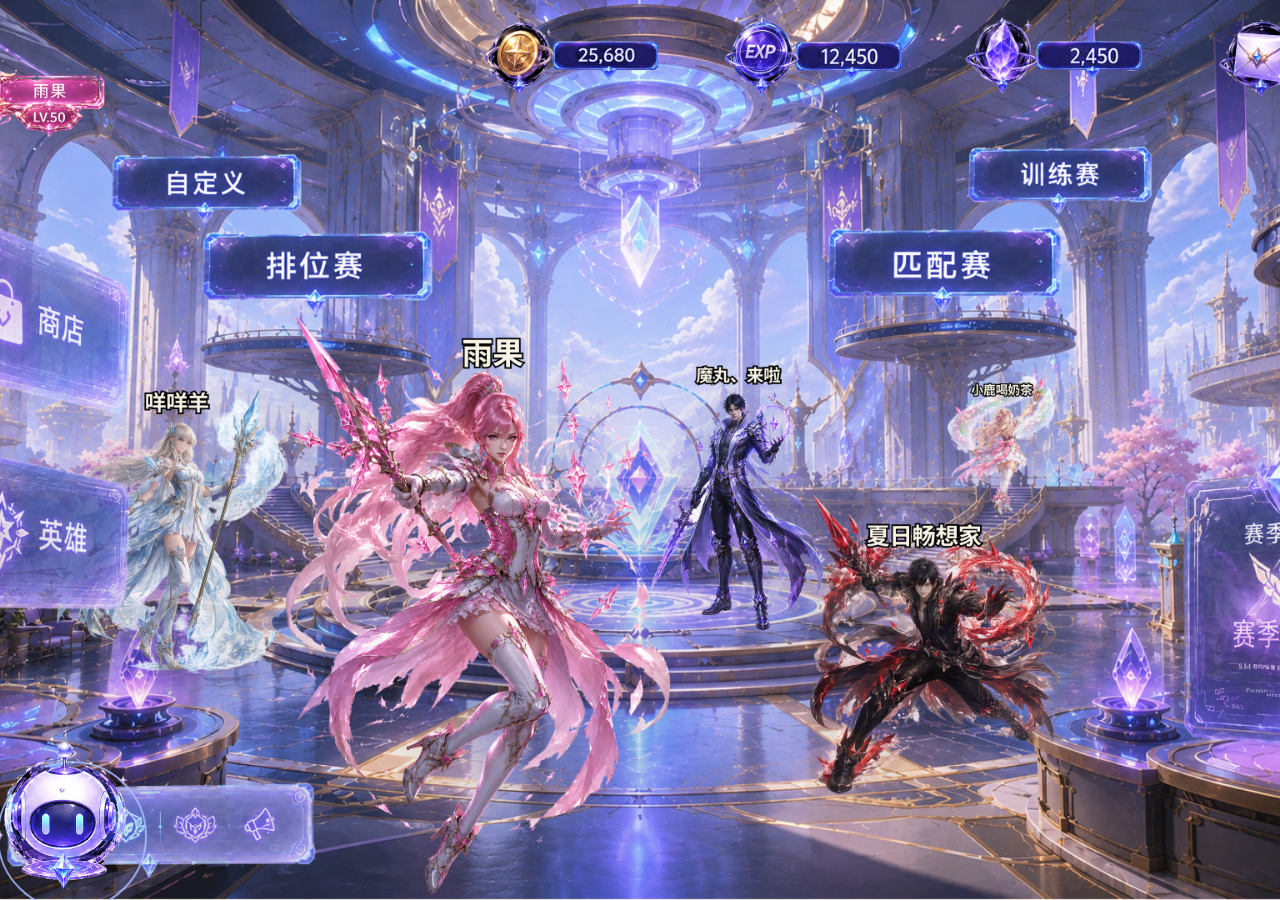
<file: index.html>
<!DOCTYPE html>
<html lang="zh-CN">
<head>
  <meta charset="UTF-8" />
  <meta name="viewport" content="width=device-width, initial-scale=1.0" />
  <title>AI语音社交助手 Demo</title>
<link rel="stylesheet" href="style.css?v=17" />
</head>
<body>
  <div class="page">
    <main class="game-screen">

      <button class="ai-button" id="openAI">
        <span class="ai-wave"></span>
        <img src="images/ai助手icon.png" alt="AI助手" />
      </button>

      <section class="ai-panel" id="aiPanel">
        <div class="panel-header">
          <h2>AI语音社交助手</h2>
          <button id="closeAI">×</button>
        </div>

       <div class="listen-card">
  <p class="label">AI识别语音</p>
  <p class="voice-text">“帮我找适合一起上分的玩家”</p>
</div>

<p class="recommend-intro">已为您推荐了匹配的玩家，快试试互动吧！</p>

<div class="namecard">
  <img src="images/夏日名片.png" alt="夏日畅想家名片">
</div>

<p class="hint">试试说：</p>

<div class="voice-group">
  <button class="voice-btn" data-action="gift">🎙 给他送十朵鲜花</button>
  <button class="voice-btn" data-action="hello">🎙 跟他打个招呼</button>
  <button class="voice-btn" data-action="match">🎙 邀请他一起匹配</button>
</div>

<div class="ai-card hidden" id="aiResult">
  <p class="label">AI识别结果</p>
  <div id="aiContent"></div>
  <button class="confirm-btn" id="confirmBtn">确认执行</button>
</div>

        <div class="success-card hidden" id="successResult">
          ✅ 已向「夏日畅想家」赠送鲜花，好感度 +5
        </div>
      </section>

      <div class="toast hidden" id="toast">🌸 送礼成功！</div>

    </main>
  </div>

  <script src="script.js"></script>
</body>
</html>
</file>
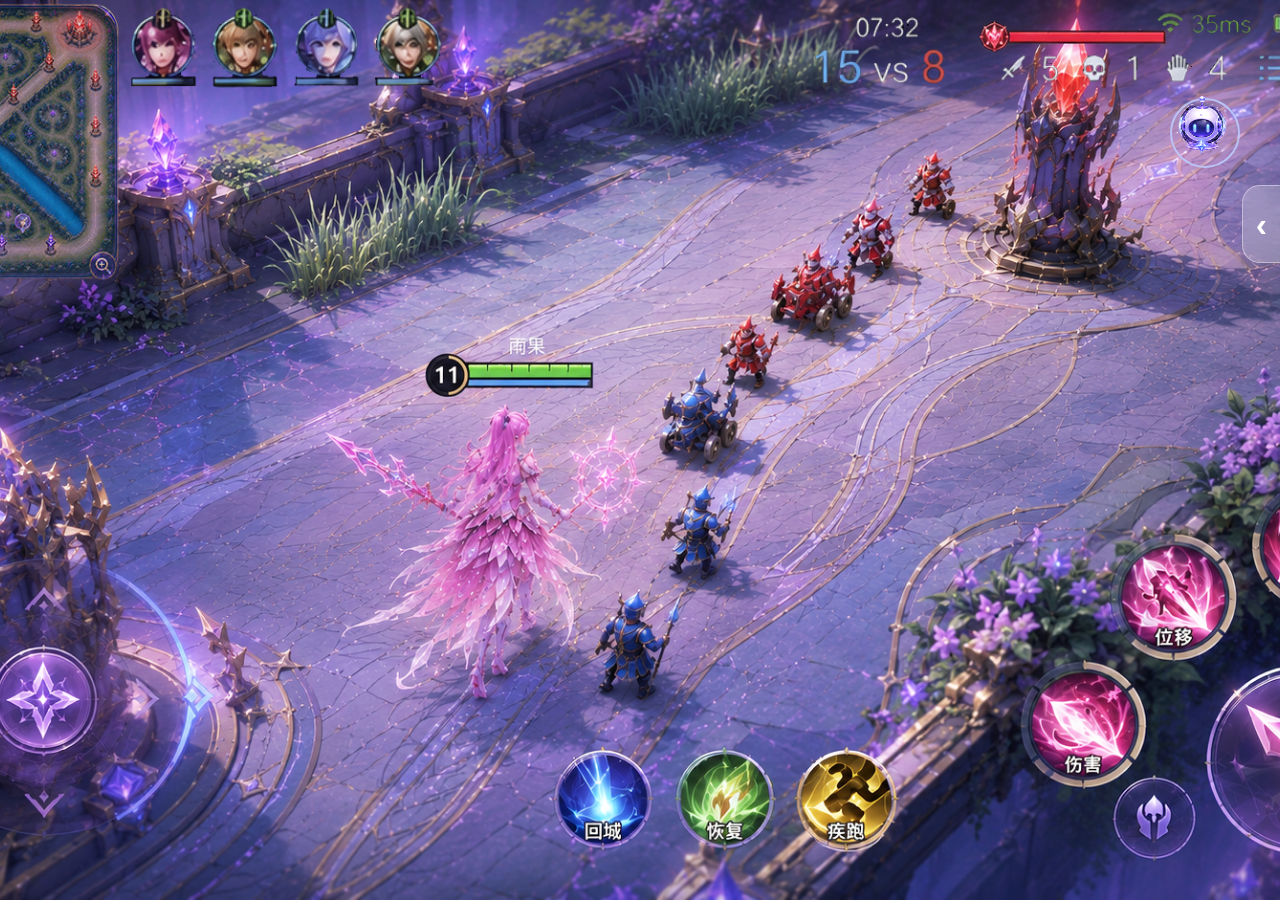
<file: battle.html>
<!DOCTYPE html>
<html lang="zh-CN">
<head>
  <meta charset="UTF-8" />
  <meta name="viewport" content="width=device-width, initial-scale=1.0" />
  <title>对局阶段 · AI语音社交助手</title>
  <link rel="stylesheet" href="style.css" />

  <style>
    * {
      box-sizing: border-box;
    }

    body {
      margin: 0;
      width: 100vw;
      height: 100vh;
      overflow: hidden;
      font-family: "Hiragino Sans GB", "Heiti SC", "Microsoft YaHei", sans-serif;
      background: #000;
    }

    .battle-screen {
      position: relative;
      width: 100vw;
      height: 100vh;
      background-image: url("./images/对局背景.png");
      background-size: cover;
      background-position: center;
      background-repeat: no-repeat;
      overflow: hidden;
    }

    /* AI助手：右上角固定 */
    .battle-screen .ai-button {
      position: absolute;
      right: 34px;
      top: 92px;
      left: auto;
      bottom: auto;
      width: 82px;
      height: 82px;
      border: none;
      background: transparent;
      cursor: pointer;
      z-index: 80;
      display: flex;
      justify-content: center;
      align-items: center;
    }

    .battle-screen .ai-button img {
      width: 78px;
      height: 78px;
      object-fit: contain;
      position: relative;
      z-index: 2;
      animation: aiFloat 2s ease-in-out infinite;
    }

    .battle-screen .ai-wave {
      position: absolute;
      width: 70px;
      height: 70px;
      border-radius: 50%;
      border: 2px solid rgba(190, 205, 255, 0.85);
      animation: wavePulse 2s infinite;
    }

    @keyframes wavePulse {
      0% { transform: scale(1); opacity: 0.9; }
      70% { transform: scale(1.55); opacity: 0; }
      100% { opacity: 0; }
    }

    @keyframes aiFloat {
      0%, 100% { transform: scale(1); }
      50% { transform: scale(1.08); }
    }

    /* 右侧展开箭头 */
    .chat-toggle {
      position: absolute;
      right: 0;
      top: 185px;
      width: 38px;
      height: 78px;
      border: 1px solid rgba(255,255,255,0.4);
      border-right: none;
      border-radius: 18px 0 0 18px;
      background: rgba(255,255,255,0.22);
      backdrop-filter: blur(12px);
      color: white;
      font-size: 34px;
      font-weight: bold;
      cursor: pointer;
      z-index: 75;
    }

    /* 队伍频道：默认藏在右侧 */
    .team-chat {
      position: absolute;
      right: 24px;
      top: 150px;
      width: 390px;
      padding: 16px;
      border-radius: 22px;
      background: rgba(255,255,255,0.16);
      border: 1px solid rgba(255,255,255,0.32);
      backdrop-filter: blur(14px);
      color: #fff;
      text-shadow: 0 1px 5px rgba(0,0,0,0.35);
      z-index: 70;
      transform: translateX(440px);
      transition: transform 0.35s ease;
    }

    .team-chat.show {
      transform: translateX(0);
    }

    .team-chat-title {
      display: flex;
      justify-content: space-between;
      align-items: center;
      font-size: 16px;
      font-weight: 800;
      margin-bottom: 10px;
    }

    .chat-close {
      border: none;
      background: transparent;
      color: white;
      font-size: 26px;
      cursor: pointer;
    }

    .chat-line {
      margin: 8px 0;
      font-size: 14px;
      line-height: 1.45;
    }

    .ai-input-box {
      margin-top: 12px;
      padding: 12px;
      border-radius: 16px;
      background: rgba(255,255,255,0.16);
      border: 1px solid rgba(255,255,255,0.24);
    }

    .ai-input-title {
      margin: 0 0 8px;
      font-size: 14px;
      font-weight: 700;
    }

    .voice-options {
      display: flex;
      gap: 8px;
      flex-wrap: wrap;
      margin-bottom: 10px;
    }

    .battle-voice-btn {
      padding: 8px 10px;
      border-radius: 12px;
      border: 1px solid rgba(255,255,255,0.35);
      background: rgba(255,255,255,0.18);
      color: white;
      cursor: pointer;
      font-size: 13px;
      backdrop-filter: blur(8px);
    }

    .generated-message {
      display: none;
      margin-top: 10px;
      padding: 12px;
      border-radius: 14px;
      background: rgba(255,255,255,0.22);
      border: 1px solid rgba(255,255,255,0.28);
      line-height: 1.45;
      font-size: 14px;
    }

    .generated-message.show {
      display: block;
    }

    .send-btn {
      display: none;
      margin-top: 10px;
      width: 100%;
      padding: 10px;
      border: none;
      border-radius: 14px;
      background: linear-gradient(
        135deg,
        rgba(255,220,240,0.48),
        rgba(210,220,255,0.35)
      );
      color: #fff;
      font-weight: 800;
      cursor: pointer;
      border: 1px solid rgba(255,255,255,0.4);
    }

    .send-btn.show {
      display: block;
    }

    .toast {
      position: absolute;
      left: 50%;
      top: 45%;
      transform: translate(-50%, -50%);
      padding: 16px 30px;
      border-radius: 20px;
      background: rgba(255,255,255,0.22);
      backdrop-filter: blur(18px);
      border: 1px solid rgba(255,255,255,0.35);
      color: white;
      font-size: 22px;
      font-weight: bold;
      text-shadow: 0 1px 5px rgba(0,0,0,0.35);
      z-index: 100;
      animation: pop 1.2s ease forwards;
    }

    .hidden {
      display: none;
    }

    @keyframes pop {
      0% { transform: translate(-50%, -50%) scale(0.8); opacity: 0; }
      20% { transform: translate(-50%, -50%) scale(1.08); opacity: 1; }
      80% { opacity: 1; }
      100% { transform: translate(-50%, -50%) scale(1); opacity: 0; }
    }
  </style>
</head>

<body>
  <main class="battle-screen">

    <!-- AI小助手：一直显示 -->
    <button class="ai-button" id="assistantBtn">
      <span class="ai-wave"></span>
      <img src="images/ai助手icon.png" alt="AI助手" />
    </button>

    <!-- 右侧箭头 -->
    <button class="chat-toggle" id="chatToggle">‹</button>

    <!-- 队伍频道 -->
    <section class="team-chat" id="teamChat">
      <div class="team-chat-title">
        队伍频道
        <button class="chat-close" id="chatClose">×</button>
      </div>

      <p class="chat-line">雨果：中路压力有点大。</p>
      <p class="chat-line">夏日畅想家：我马上来支援。</p>
      <p class="chat-line" id="sentMessage">AI优化后的消息将在这里显示。</p>

      <div class="ai-input-box">
        <p class="ai-input-title">对 AI 小助手说：</p>

        <div class="voice-options">
          <button class="battle-voice-btn" data-action="soften">🎙 干嘛啊你别送了！</button>
          <button class="battle-voice-btn" data-action="tactic">🎙 凭什么不来中路？</button>
          <button class="battle-voice-btn" data-action="thanks">🎙 谢谢</button>
        </div>

        <div class="generated-message" id="generatedMessage"></div>
        <button class="send-btn" id="sendBtn">确认发送</button>
      </div>
    </section>

    <div class="toast hidden" id="toast">已发送</div>
  </main>

  <script>
    const teamChat = document.getElementById("teamChat");
    const chatToggle = document.getElementById("chatToggle");
    const chatClose = document.getElementById("chatClose");
    const assistantBtn = document.getElementById("assistantBtn");

    const generatedMessage = document.getElementById("generatedMessage");
    const sendBtn = document.getElementById("sendBtn");
    const sentMessage = document.getElementById("sentMessage");
    const toast = document.getElementById("toast");

    let finalText = "";

    function openChat() {
      teamChat.classList.add("show");
    }

    function closeChat() {
      teamChat.classList.remove("show");
    }

    assistantBtn.addEventListener("click", openChat);
    chatToggle.addEventListener("click", openChat);
    chatClose.addEventListener("click", closeChat);

    document.querySelectorAll(".battle-voice-btn").forEach((btn) => {
      btn.addEventListener("click", () => {
        const action = btn.dataset.action;

        if (action === "soften") {
          finalText = "这波我们先稳一下，我来支援你。";
          generatedMessage.innerHTML = `
            <b>AI优化：</b>“${finalText}”<br>
            <span>已降低冲突语气，保留战术提醒。</span>
          `;
        }

        if (action === "tactic") {
          finalText = "敌方中路压线过深，建议集合中路打一波。";
          generatedMessage.innerHTML = `
            <b>AI优化：</b>“${finalText}”<br>
            <span>已将模糊语音转为结构化战术信息。</span>
          `;
        }

        if (action === "thanks") {
          finalText = "刚刚那波支援太关键了，多亏你救场！";
          generatedMessage.innerHTML = `
            <b>AI优化：</b>“${finalText}”<br>
            <span>已增强感谢语气，提升正向互动。</span>
          `;
        }

        generatedMessage.classList.add("show");
        sendBtn.classList.add("show");
      });
    });

    sendBtn.addEventListener("click", () => {
      sentMessage.textContent = "雨果：" + finalText;

      toast.textContent = "💬 已发送到队伍频道";
      toast.classList.remove("hidden");
      toast.style.animation = "none";

      setTimeout(() => {
        toast.style.animation = "pop 1.2s ease forwards";
      }, 20);

      setTimeout(() => {
        toast.classList.add("hidden");
      }, 1200);
    });
  </script>
</body>
</html>
</file>
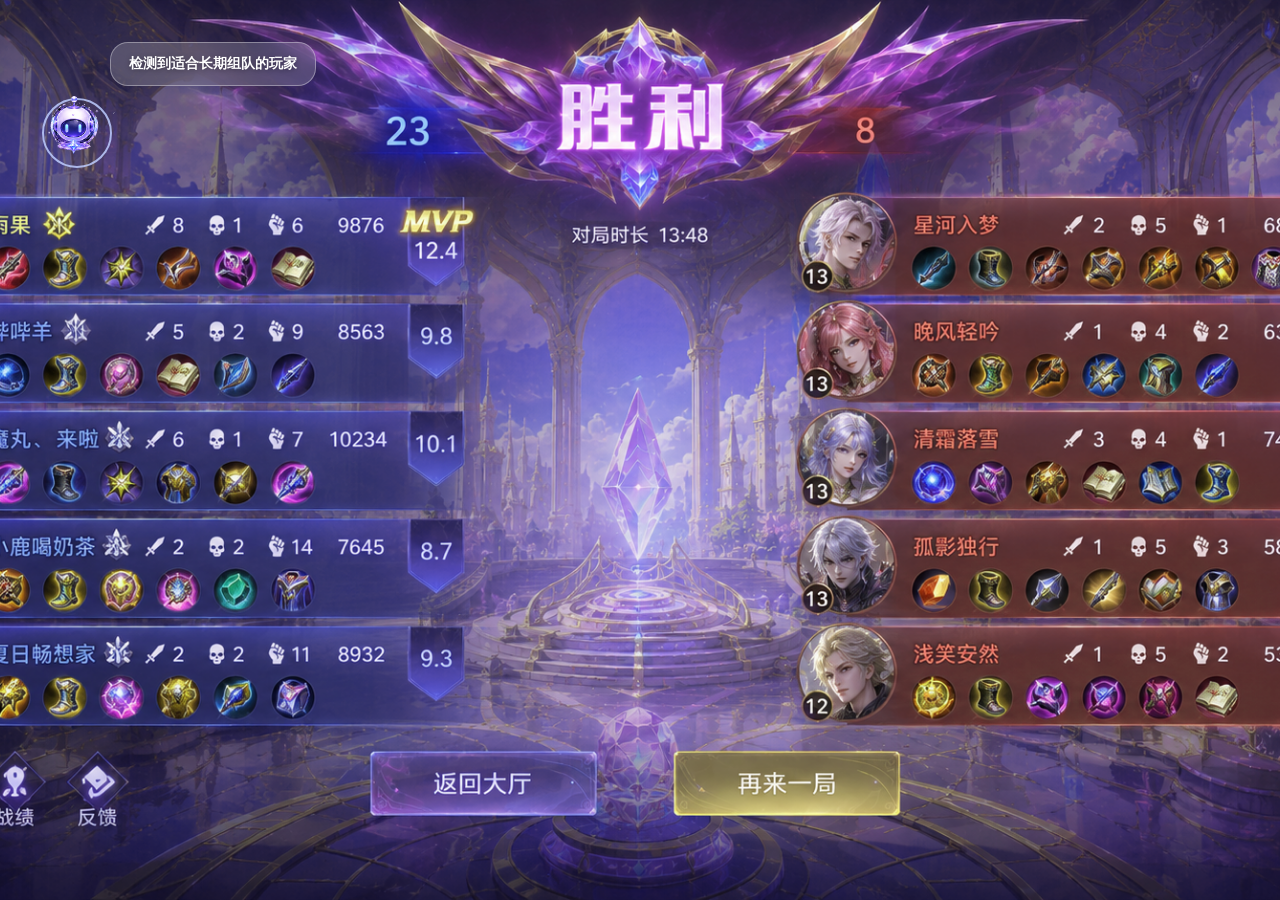
<file: result.html>
<!DOCTYPE html>
<html lang="zh-CN">
<head>
  <meta charset="UTF-8" />
  <meta name="viewport" content="width=device-width, initial-scale=1.0" />
  <title>赛后阶段 · AI好友推荐</title>
  <link rel="stylesheet" href="style.css" />

  <style>
    * {
      box-sizing: border-box;
    }

    body {
      margin: 0;
      width: 100vw;
      height: 100vh;
      overflow: hidden;
      font-family: "Hiragino Sans GB", "Heiti SC", "Microsoft YaHei", sans-serif;
      background: #000;
    }

    .result-screen {
      position: relative;
      width: 100vw;
      height: 100vh;
      background-image: url("./images/结算画面.png");
      background-size: cover;
      background-position: center;
      background-repeat: no-repeat;
      overflow: hidden;
    }

    .result-board {
      position: absolute;
      left: 50%;
      top: 50%;
      transform: translate(-50%, -50%);
      opacity: 0;
pointer-events: none;
transform: translate(-50%, -50%) scale(0.96);

transition: 0.3s ease;

      width: 720px;
      padding: 28px;
      border-radius: 30px;

      background: rgba(255,255,255,0.18);
      border: 1px solid rgba(255,255,255,0.35);
      backdrop-filter: blur(18px);

      color: white;
      text-shadow: 0 1px 6px rgba(0,0,0,0.35);
    }
    .result-board.show {
  opacity: 1;
  pointer-events: auto;
  transform: translate(-50%, -50%) scale(1);
}


    .ai-recommend {
      display: grid;
      grid-template-columns: 220px 1fr;
      gap: 18px;
      align-items: center;
    }

    .recommend-card {
      width: 100%;
      border-radius: 22px;
      overflow: hidden;
      border: 1px solid rgba(255,255,255,0.35);
      box-shadow: 0 0 22px rgba(180,160,255,0.2);
    }

    .recommend-card img {
      width: 100%;
      display: block;
    }

    .analysis-box {
      padding: 18px;
      border-radius: 22px;
      background: rgba(255,255,255,0.16);
      border: 1px solid rgba(255,255,255,0.28);
    }

    .analysis-box h2 {
      margin: 0 0 12px;
      font-size: 22px;
    }

    .analysis-box p {
      margin: 8px 0;
      font-size: 15px;
      line-height: 1.5;
    }

    .match-rate {
      margin: 14px 0;
      font-size: 24px;
      font-weight: 900;
      color: #ffe4ff;
    }

    .action-row {
      display: flex;
      gap: 12px;
      margin-top: 18px;
    }

    .action-row button {
      flex: 1;
      padding: 12px;
      border-radius: 14px;
      border: 1px solid rgba(255,255,255,0.4);
      background: rgba(255,255,255,0.22);
      color: white;
      cursor: pointer;
      font-weight: 800;
      backdrop-filter: blur(10px);
    }

    .ai-button {
      position: absolute;
      right: 34px;
      top: 92px;
      width: 82px;
      height: 82px;
      border: none;
      background: transparent;
      cursor: pointer;
      z-index: 80;
      display: flex;
      justify-content: center;
      align-items: center;
    }

    .ai-button img {
      width: 78px;
      height: 78px;
      object-fit: contain;
      position: relative;
      z-index: 2;
      animation: aiFloat 2s ease-in-out infinite;
    }

    .ai-wave {
      position: absolute;
      width: 70px;
      height: 70px;
      border-radius: 50%;
      border: 2px solid rgba(190, 205, 255, 0.85);
      animation: wavePulse 2s infinite;
    }

    @keyframes wavePulse {
      0% { transform: scale(1); opacity: 0.9; }
      70% { transform: scale(1.55); opacity: 0; }
      100% { opacity: 0; }
    }

    @keyframes aiFloat {
      0%, 100% { transform: scale(1); }
      50% { transform: scale(1.08); }
    }

    .toast {
      position: absolute;
      left: 50%;
      top: 45%;
      transform: translate(-50%, -50%);
      padding: 16px 30px;
      border-radius: 20px;
      background: rgba(255,255,255,0.22);
      backdrop-filter: blur(18px);
      border: 1px solid rgba(255,255,255,0.35);
      color: white;
      font-size: 22px;
      font-weight: bold;
      text-shadow: 0 1px 5px rgba(0,0,0,0.35);
      z-index: 100;
      animation: pop 1.2s ease forwards;
    }

    .hidden {
      display: none;
    }

    @keyframes pop {
      0% { transform: translate(-50%, -50%) scale(0.8); opacity: 0; }
      20% { transform: translate(-50%, -50%) scale(1.08); opacity: 1; }
      80% { opacity: 1; }
      100% { transform: translate(-50%, -50%) scale(1); opacity: 0; }
    }
    .ai-tip {
  position: absolute;

  left: 110px;
  top: 42px;

  padding: 12px 18px;

  border-radius: 18px;

  background: rgba(255,255,255,0.18);
  border: 1px solid rgba(255,255,255,0.35);

  backdrop-filter: blur(12px);

  color: white;
  font-size: 14px;
  font-weight: 700;

  text-shadow: 0 1px 5px rgba(0,0,0,0.35);

  animation: tipFloat 2s ease-in-out infinite;
}

@keyframes tipFloat {
  0%,100% {
    transform: translateY(0);
  }

  50% {
    transform: translateY(-6px);
  }
}
    .close-result {
  position: absolute;

  top: 18px;
  right: 22px;

  width: 42px;
  height: 42px;

  border: none;
  border-radius: 50%;

  background: rgba(255,255,255,0.12);

  color: white;

  font-size: 28px;
  font-weight: 700;

  cursor: pointer;

  backdrop-filter: blur(10px);

  transition: 0.2s;
}

.close-result:hover {
  background: rgba(255,255,255,0.22);
}
  </style>
</head>

<body>
  <main class="result-screen">

    <button class="ai-button" id="assistantBtn">
      <span class="ai-wave"></span>
      <img src="images/ai助手icon.png" alt="AI助手" />
    </button>
    <div class="ai-tip">
  检测到适合长期组队的玩家
</div>

    <section class="result-board">
      <button class="close-result" id="closeResult">×</button>

      <div class="ai-recommend">
        <div class="recommend-card">
          <img src="images/夏日名片.png" alt="夏日畅想家">
        </div>

        <div class="analysis-box">
          <h2>推荐添加：夏日畅想家</h2>

          <p><b>AI分析：</b>该玩家在本局多次支援你，并与你形成稳定配合。</p>
          <p><b>互动依据：</b>3次关键支援 / 团战配合积极 / 回复及时。</p>
          <p><b>常玩职业：</b>射手 / 上单</p>
          <p><b>关系建议：</b>适合添加好友并作为后续组队对象。</p>

          <div class="match-rate">匹配度：92%</div>

          <div class="action-row">
            <button id="friendBtn">发送好友申请</button>
            <button id="teamBtn">邀请下局组队</button>
          </div>
        </div>
      </div>
    </section>

    <div class="toast hidden" id="toast">操作成功</div>
  </main>

  <script>
    const toast = document.getElementById("toast");
    const friendBtn = document.getElementById("friendBtn");
    const teamBtn = document.getElementById("teamBtn");
    const assistantBtn = document.getElementById("assistantBtn");
    const resultBoard =
document.querySelector(".result-board");
    const closeResult =
document.getElementById("closeResult");

    function showToast(text) {
      toast.textContent = text;
      toast.classList.remove("hidden");
      toast.style.animation = "none";

      setTimeout(() => {
        toast.style.animation = "pop 1.2s ease forwards";
      }, 20);

      setTimeout(() => {
        toast.classList.add("hidden");
      }, 1200);
    }

    friendBtn.addEventListener("click", () => {
      showToast("✅ 已发送好友申请：期待下次一起排位！");
    });

    teamBtn.addEventListener("click", () => {
      showToast("🤝 已发送下局组队邀请");
    });

   assistantBtn.addEventListener("click", () => {
  resultBoard.classList.add("show");
});
    closeResult.addEventListener("click", () => {
  resultBoard.classList.remove("show");
});
  </script>
</body>
</html>
</file>
<file: style.css>
* {
  box-sizing: border-box;
}

body {
  margin: 0;
 font-family:
"Hiragino Sans GB",
"Heiti SC",
"Microsoft YaHei",
sans-serif;
  width: 100vw;
  height: 100vh;
  overflow: hidden;
  background: #000;
}

.page {
  width: 100vw;
  height: 100vh;
}

.game-screen {
  position: relative;
  width: 100vw;
  height: 100vh;

  background-image: url("./images/lobby.jpg");
  background-size: cover;
  background-position: center;
  background-repeat: no-repeat;

  overflow: hidden;
}
/* AI按钮 */

.ai-button {
  position: absolute;

  left: 36px;
  bottom: 28px;

  width: 72px;
height: 72px;

  border: none;
  background: transparent;

  cursor: pointer;

  display: flex;
  justify-content: center;
  align-items: center;

  z-index: 20;
}

.ai-button img {
  width: 200px;
height: 200px;

  object-fit: contain;

  position: relative;
  z-index: 2;

  animation: aiFloat 2s ease-in-out infinite;
}

.ai-wave {
  position: absolute;

  width: 150px;
height: 150px;

  border-radius: 50%;

  border: 2px solid rgba(170, 190, 255, 0.8);

  animation: wavePulse 2s infinite;
}

@keyframes wavePulse {
  0% {
    transform: scale(1);
    opacity: 0.9;
  }

  70% {
    transform: scale(1.55);
    opacity: 0;
  }

  100% {
    opacity: 0;
  }
}

@keyframes aiFloat {
  0%, 100% {
    transform: scale(1);
  }

  50% {
    transform: scale(1.08);
  }
}

/* AI面板 */

.ai-panel {
  position: absolute;

  top: 24px;
  left: 32px;
right: auto;
  width: 320px;
  padding: 14px;

  border-radius: 24px;

  background: rgba(255,255,255,0.16);

  backdrop-filter: blur(18px);

  border: 1px solid rgba(255,255,255,0.25);

  box-shadow:
  0 8px 24px rgba(180,160,255,0.12);

  color: #2f2f38;

  transform: translateX(-420px);

  transition: 0.35s ease;

  z-index: 30;
}
.ai-panel.show {
  transform: translateX(0);
}

.panel-header {
  display: flex;
  justify-content: space-between;
  align-items: center;
}

.panel-header h2 {
  margin: 0;
  font-size: 18px;
}
#closeAI {
  border: none;
  background: none;
  color: white;
  font-size: 28px;
  cursor: pointer;
}

.scene-card,
.ai-card,
.success-card {
  margin-top: 10px;
  padding: 12px;
  border-radius: 16px;
  background: rgba(255,255,255,0.22);
  border: 1px solid rgba(255,255,255,0.2);
  font-size: 13px;
  line-height: 1.35;
}
.label {
  margin: 0 0 8px;

  color: #6d6688;

  font-weight: bold;
}

.voice-btn,
.confirm-btn {
  margin-top: 8px;
  padding: 9px;
  font-size: 14px;
}

.voice-btn {
  background:
  linear-gradient(
    135deg,
    rgba(255,255,255,0.32),
    rgba(255,255,255,0.18)
  );

  border: 1px solid rgba(255,255,255,0.35);

  color: #3f3f4f;

  backdrop-filter: blur(10px);
}

.confirm-btn {
  background:
  linear-gradient(
    135deg,
    rgba(255,220,240,0.42),
    rgba(255,245,220,0.26)
  );

  border: 1px solid rgba(255,255,255,0.4);

  color: #4a4152;
}

.success-card {
  background: rgba(80, 220, 160, 0.2);

  border: 1px solid rgba(120, 255, 200, 0.55);

  line-height: 1.6;
}

.hidden {
  display: none;
}

/* Toast */

.toast {
  position: absolute;

  left: 50%;
  top: 45%;

  transform: translate(-50%, -50%);

  padding: 18px 34px;

  border-radius: 22px;

  background: rgba(255,255,255,0.22);

  backdrop-filter: blur(18px);

  border: 1px solid rgba(255,255,255,0.35);

  color: #3d3550;

  font-size: 24px;
  font-weight: bold;

  box-shadow:
  0 8px 28px rgba(180,160,255,0.12);

  z-index: 50;

  animation: pop 1.2s ease forwards;
}

@keyframes pop {
  0% {
    transform: translate(-50%, -50%) scale(0.8);
    opacity: 0;
  }

  20% {
    transform: translate(-50%, -50%) scale(1.08);
    opacity: 1;
  }

  80% {
    opacity: 1;
  }

  100% {
    transform: translate(-50%, -50%) scale(1);
    opacity: 0;
  }
}
.namecard {
  margin-top: 12px;

  width: 100%;

  overflow: hidden;

  border-radius: 18px;

  border: 1px solid rgba(255,255,255,0.22);

  box-shadow:
  0 0 18px rgba(180,160,255,0.12);
}

.namecard img {
  width: 100%;

  height: auto;

  display: block;

  border-radius: 14px;
}
.listen-card {
  margin-top: 12px;
  padding: 14px;
  border-radius: 18px;
  background: rgba(255,255,255,0.18);
  border: 1px solid rgba(255,255,255,0.24);
}

.listen-card .label {
  color: #ffffff;
  font-size: 15px;
  font-weight: 700;
  text-shadow: 0 1px 4px rgba(0,0,0,0.25);
}

.voice-text {
  margin: 8px 0 0;
  font-size: 18px;
  font-weight: 700;
  color: #ffffff;
  text-shadow: 0 1px 5px rgba(0,0,0,0.35);
}

.recommend-intro {
  margin: 12px 0 8px;
  font-size: 15px;
  font-weight: 700;
  color: #ffffff;
  text-shadow: 0 1px 5px rgba(0,0,0,0.35);
}

.namecard {
  width: 100%;
  margin-top: 8px;
  border-radius: 16px;
  overflow: hidden;
  border: 1px solid rgba(255,255,255,0.28);
  box-shadow: 0 0 16px rgba(180,160,255,0.16);
}

.namecard img {
  width: 100%;
  height: auto;
  display: block;
}

.hint {
  margin: 12px 0 8px;
  font-size: 15px;
  font-weight: 700;
  color: #ffffff;
  text-shadow: 0 1px 5px rgba(0,0,0,0.35);
}

.voice-group {
  display: grid;
  grid-template-columns: 1fr 1fr;
  gap: 10px;
}

.voice-group .voice-btn {
  margin-top: 0;
  padding: 10px;
  font-size: 14px;
}
</file>
